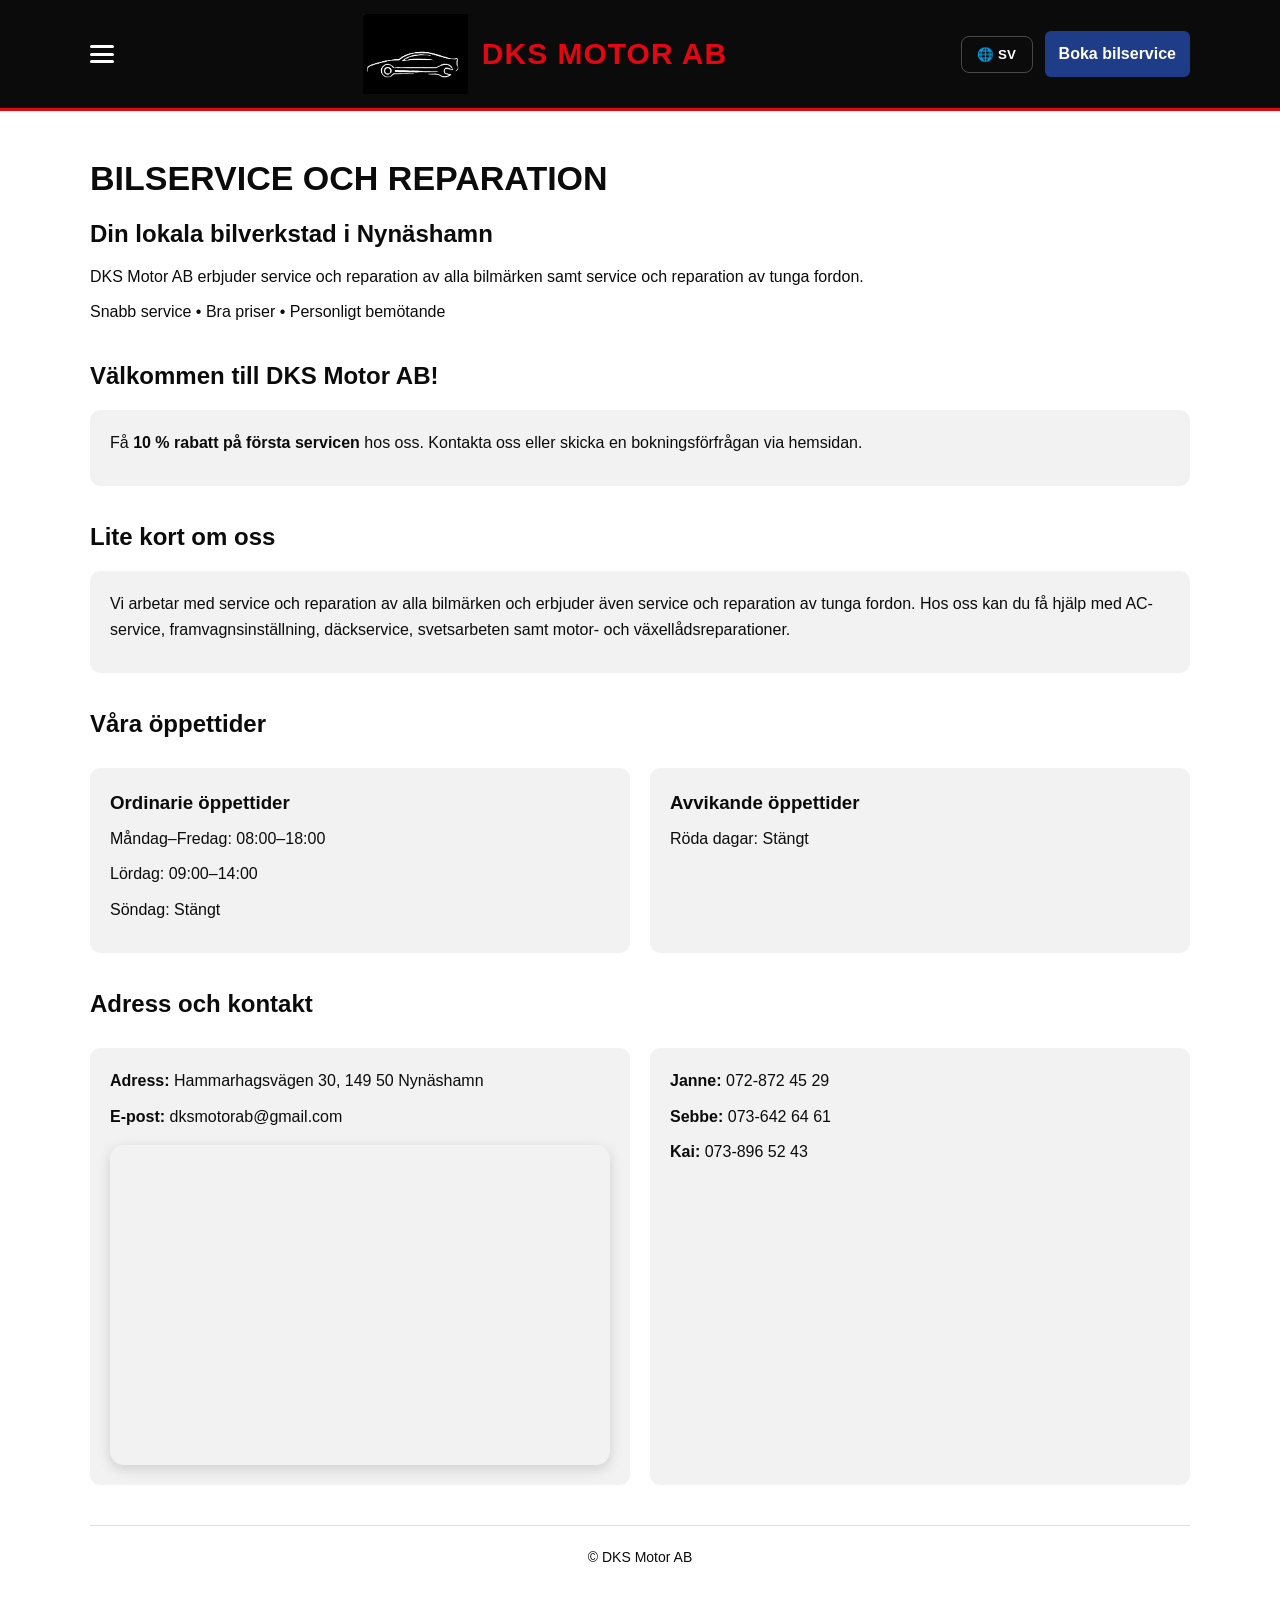
<file: index.html>
<!doctype html>
<html lang="sv">
<head>
  <meta charset="utf-8" />
  <meta name="viewport" content="width=device-width, initial-scale=1" />
  <title>DKS Motor AB | Startsida</title>
  <link rel="stylesheet" href="style.css" />
</head>
<body>

<header class="topbar">
  <div class="container topbar__inner">
    <button class="icon-btn" id="menuBtn" aria-label="Öppna meny" aria-controls="drawer" aria-expanded="false">
      <span class="burger" aria-hidden="true">
  <span></span>
  <span></span>
  <span></span>
</span>
    </button>

    <div class="logo-area">
      <img src="logo.jpeg" alt="DKS Motor AB" class="logo">
      <div class="brand">DKS Motor AB</div>
    </div>

    <div class="header-actions">
      <div class="language-switcher">
        <button class="lang-btn" id="langToggle" aria-label="Byt språk">
          🌐 <span id="currentLang">SV</span>
        </button>

        <div class="lang-menu" id="langMenu">
          <button type="button" data-lang="sv">Svenska</button>
          <button type="button" data-lang="en">English</button>
          <button type="button" data-lang="es">Español</button>
          <button type="button" data-lang="ru">Русский</button>
          <button type="button" data-lang="ar">العربية</button>
          <button type="button" data-lang="zh">中文</button>
        </div>
      </div>

      <a class="cta-book" href="boka.html" data-i18n="book_service">Boka bilservice</a>
    </div>
  </div>
</header>

<div class="overlay" id="overlay" hidden></div>

<aside class="drawer" id="drawer" aria-hidden="true">
  <div class="drawer__header">
    <div>
      <div class="drawer__title" data-i18n="menu">Meny</div>
      <div class="small muted" data-i18n="navigate">Navigera</div>
    </div>
    <button class="icon-btn" id="closeBtn" aria-label="Stäng meny">✕</button>
  </div>

  <nav class="drawer__nav">
    <a class="drawer__link is-active" href="index.html" data-i18n="home">Startsida</a>
    <a class="drawer__link" href="tjanster.html" data-i18n="services">Våra tjänster</a>
    <a class="drawer__link" href="kontakt.html" data-i18n="contact">Kontakta oss</a>
    <a class="drawer__link" href="boka.html" data-i18n="book_time">Boka tid</a>
    <a class="drawer__link" href="om-oss.html" data-i18n="about">Om oss</a>
  </nav>

  <div class="drawer__footer">
    <div class="small muted" data-i18n="address_label">Adress</div>
    <div data-i18n="address_value">Hammarhagsvägen 30, 149 50 Nynäshamn</div>
  </div>
</aside>

<main class="container">
  <section class="section">
    <h1 data-i18n="hero_title">BILSERVICE OCH REPARATION</h1>
    <h2 data-i18n="hero_subtitle">Din lokala bilverkstad i Nynäshamn</h2>
    <p data-i18n="hero_text_1">
      DKS Motor AB erbjuder service och reparation av alla bilmärken samt service och reparation av tunga fordon.
    </p>
    <p data-i18n="hero_text_2">
      Snabb service • Bra priser • Personligt bemötande
    </p>
  </section>

  <section class="section">
    <h2 data-i18n="welcome_title">Välkommen till DKS Motor AB!</h2>
    <div class="card">
      <p data-i18n="welcome_offer">
        Få <strong>10 % rabatt på första servicen</strong> hos oss.
        Kontakta oss eller skicka en bokningsförfrågan via hemsidan.
      </p>
    </div>
  </section>

  <section class="section">
    <h2 data-i18n="about_short_title">Lite kort om oss</h2>
    <div class="card">
      <p data-i18n="about_short_text">
        Vi arbetar med service och reparation av alla bilmärken och erbjuder även service och reparation av tunga fordon.
        Hos oss kan du få hjälp med AC-service, framvagnsinställning, däckservice, svetsarbeten samt motor- och växellådsreparationer.
      </p>
    </div>
  </section>

  <section class="section">
    <h2 data-i18n="opening_hours_title">Våra öppettider</h2>
    <div class="grid-2">
      <div class="card">
        <h3 data-i18n="regular_hours">Ordinarie öppettider</h3>
        <p data-i18n="hours_weekdays">Måndag–Fredag: 08:00–18:00</p>
        <p data-i18n="hours_saturday">Lördag: 09:00–14:00</p>
        <p data-i18n="hours_sunday">Söndag: Stängt</p>
      </div>

      <div class="card">
        <h3 data-i18n="deviating_hours">Avvikande öppettider</h3>
        <p data-i18n="red_days_closed">Röda dagar: Stängt</p>
      </div>
    </div>
  </section>

  <section class="section">
    <h2 data-i18n="contact_section_title">Adress och kontakt</h2>
    <div class="grid-2">
      <div class="card">
        <p><strong data-i18n="address_label_inline">Adress:</strong> <span data-i18n="address_value">Hammarhagsvägen 30, 149 50 Nynäshamn</span></p>
        <p><strong data-i18n="email_label">E-post:</strong> dksmotorab@gmail.com</p>

        <div class="map-container">
          <iframe
            src="https://www.google.com/maps/embed?pb=!1m18!1m12!1m3!1d2059.3573314867235!2d17.93180087713055!3d58.925435043284885!2m3!1f0!2f0!3f0!3m2!1i1024!2i768!4f13.1!3m3!1m2!1s0x465f5dc935181aeb%3A0xdedac919080fae46!2sHammarhagsv%C3%A4gen%2030%2C%20149%2045%20Nyn%C3%A4shamn!5e0!3m2!1ssv!2sse!4v1710000000000"
            width="100%"
            height="320"
            style="border:0;"
            allowfullscreen=""
            loading="lazy"
            referrerpolicy="no-referrer-when-downgrade">
          </iframe>
        </div>
      </div>

      <div class="card">
        <p><strong>Janne:</strong> 072-872 45 29</p>
        <p><strong>Sebbe:</strong> 073-642 64 61</p>
        <p><strong>Kai:</strong> 073-896 52 43</p>
      </div>
    </div>
  </section>

  <div class="footer small">© DKS Motor AB</div>
</main>

<script src="script.js"></script>
</body>
</html>
</file>
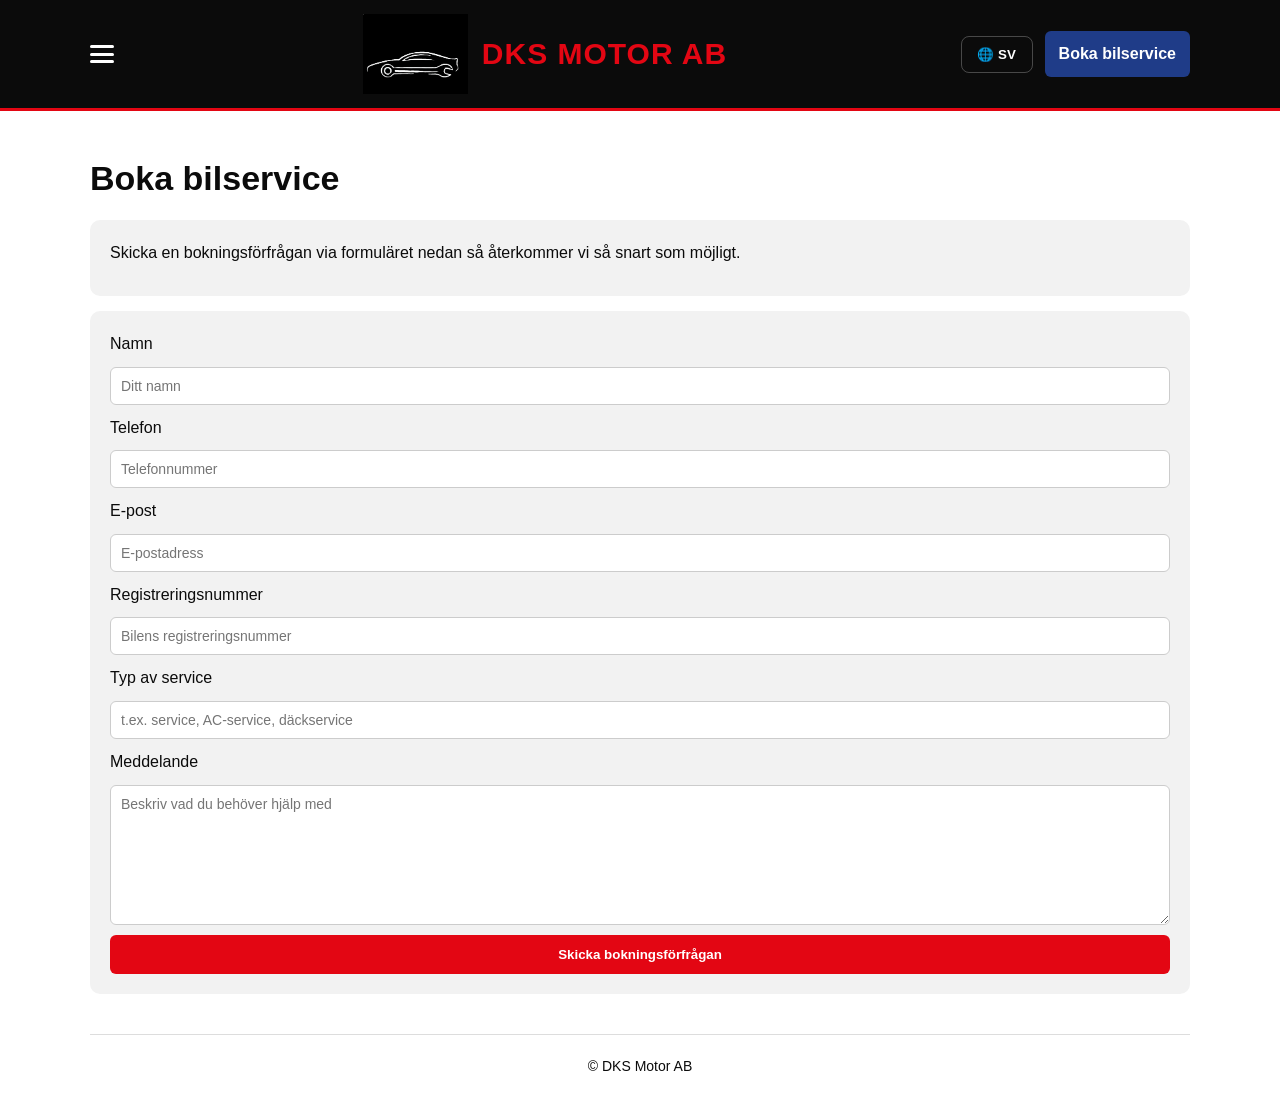
<file: boka.html>
<!doctype html>
<html lang="sv">
<head>
  <meta charset="utf-8" />
  <meta name="viewport" content="width=device-width, initial-scale=1" />
  <title>DKS Motor AB | Boka tid</title>
  <link rel="stylesheet" href="style.css" />
</head>

<body>

<header class="topbar">
  <div class="container topbar__inner">

    <button class="icon-btn" id="menuBtn" aria-label="Öppna meny" aria-controls="drawer" aria-expanded="false">
      <span class="burger" aria-hidden="true">
  <span></span>
  <span></span>
  <span></span>
</span>
    </button>

    <div class="logo-area">
      <img src="logo.jpeg" alt="DKS Motor AB" class="logo">
      <div class="brand">DKS Motor AB</div>
    </div>

    <div class="header-actions">
      <div class="language-switcher">
        <button class="lang-btn" id="langToggle" aria-label="Byt språk">
          🌐 <span id="currentLang">SV</span>
        </button>

        <div class="lang-menu" id="langMenu">
          <button type="button" data-lang="sv">Svenska</button>
          <button type="button" data-lang="en">English</button>
          <button type="button" data-lang="es">Español</button>
          <button type="button" data-lang="ru">Русский</button>
          <button type="button" data-lang="ar">العربية</button>
          <button type="button" data-lang="zh">中文</button>
        </div>
      </div>

      <a class="cta-book" href="boka.html" data-i18n="book_service">Boka bilservice</a>
    </div>

  </div>
</header>

<div class="overlay" id="overlay" hidden></div>

<aside class="drawer" id="drawer" aria-hidden="true">

  <div class="drawer__header">
    <div>
      <div class="drawer__title" data-i18n="menu">Meny</div>
      <div class="small muted" data-i18n="navigate">Navigera</div>
    </div>

    <button class="icon-btn" id="closeBtn" aria-label="Stäng meny">✕</button>
  </div>

  <nav class="drawer__nav">
    <a class="drawer__link" href="index.html" data-i18n="home">Startsida</a>
    <a class="drawer__link" href="tjanster.html" data-i18n="services">Våra tjänster</a>
    <a class="drawer__link" href="kontakt.html" data-i18n="contact">Kontakta oss</a>
    <a class="drawer__link is-active" href="boka.html" data-i18n="book_time">Boka tid</a>
    <a class="drawer__link" href="om-oss.html" data-i18n="about">Om oss</a>
  </nav>

  <div class="drawer__footer">
    <div class="small muted" data-i18n="address_label">Adress</div>
    <div data-i18n="address_value">Hammarhagsvägen 30, 149 50 Nynäshamn</div>
  </div>

</aside>

<main class="container">

  <h1 data-i18n="booking_title">Boka bilservice</h1>

  <div class="card">
    <p data-i18n="booking_intro">
      Skicka en bokningsförfrågan via formuläret nedan så återkommer vi så snart som möjligt.
    </p>
  </div>

  <div class="card">
    <form
      class="booking-form"
      action="https://formsubmit.co/dksmotorab@gmail.com"
      method="POST"
    >

      <input type="hidden" name="_subject" value="Ny bokningsförfrågan från hemsidan">
      <input type="hidden" name="_captcha" value="false">
      <input type="hidden" name="_template" value="table">
      <input type="hidden" name="_next" value="https://kozhayevaaida-spec.github.io/dks-motor-ab/tack.html">

      <label for="name" data-i18n="form_name_label">Namn</label>
      <input id="name" type="text" name="Namn" placeholder="Ditt namn" data-i18n-placeholder="form_name_placeholder" required>

      <label for="phone" data-i18n="form_phone_label">Telefon</label>
      <input id="phone" type="tel" name="Telefon" placeholder="Telefonnummer" data-i18n-placeholder="form_phone_placeholder" required>

      <label for="email" data-i18n="form_email_label">E-post</label>
      <input id="email" type="email" name="E-post" placeholder="E-postadress" data-i18n-placeholder="form_email_placeholder" required>

      <label for="reg" data-i18n="form_reg_label">Registreringsnummer</label>
      <input id="reg" type="text" name="Registreringsnummer" placeholder="Bilens registreringsnummer" data-i18n-placeholder="form_reg_placeholder">

      <label for="service" data-i18n="form_service_label">Typ av service</label>
      <input id="service" type="text" name="Typ av service" placeholder="t.ex. service, AC-service, däckservice" data-i18n-placeholder="form_service_placeholder">

      <label for="message" data-i18n="form_message_label">Meddelande</label>
      <textarea id="message" name="Meddelande" placeholder="Beskriv vad du behöver hjälp med" data-i18n-placeholder="form_message_placeholder"></textarea>

      <button type="submit" class="cta-book" data-i18n="form_submit">Skicka bokningsförfrågan</button>

    </form>
  </div>

  <div class="footer small">© DKS Motor AB</div>

</main>

<script src="script.js"></script>

</body>
</html>
</file>
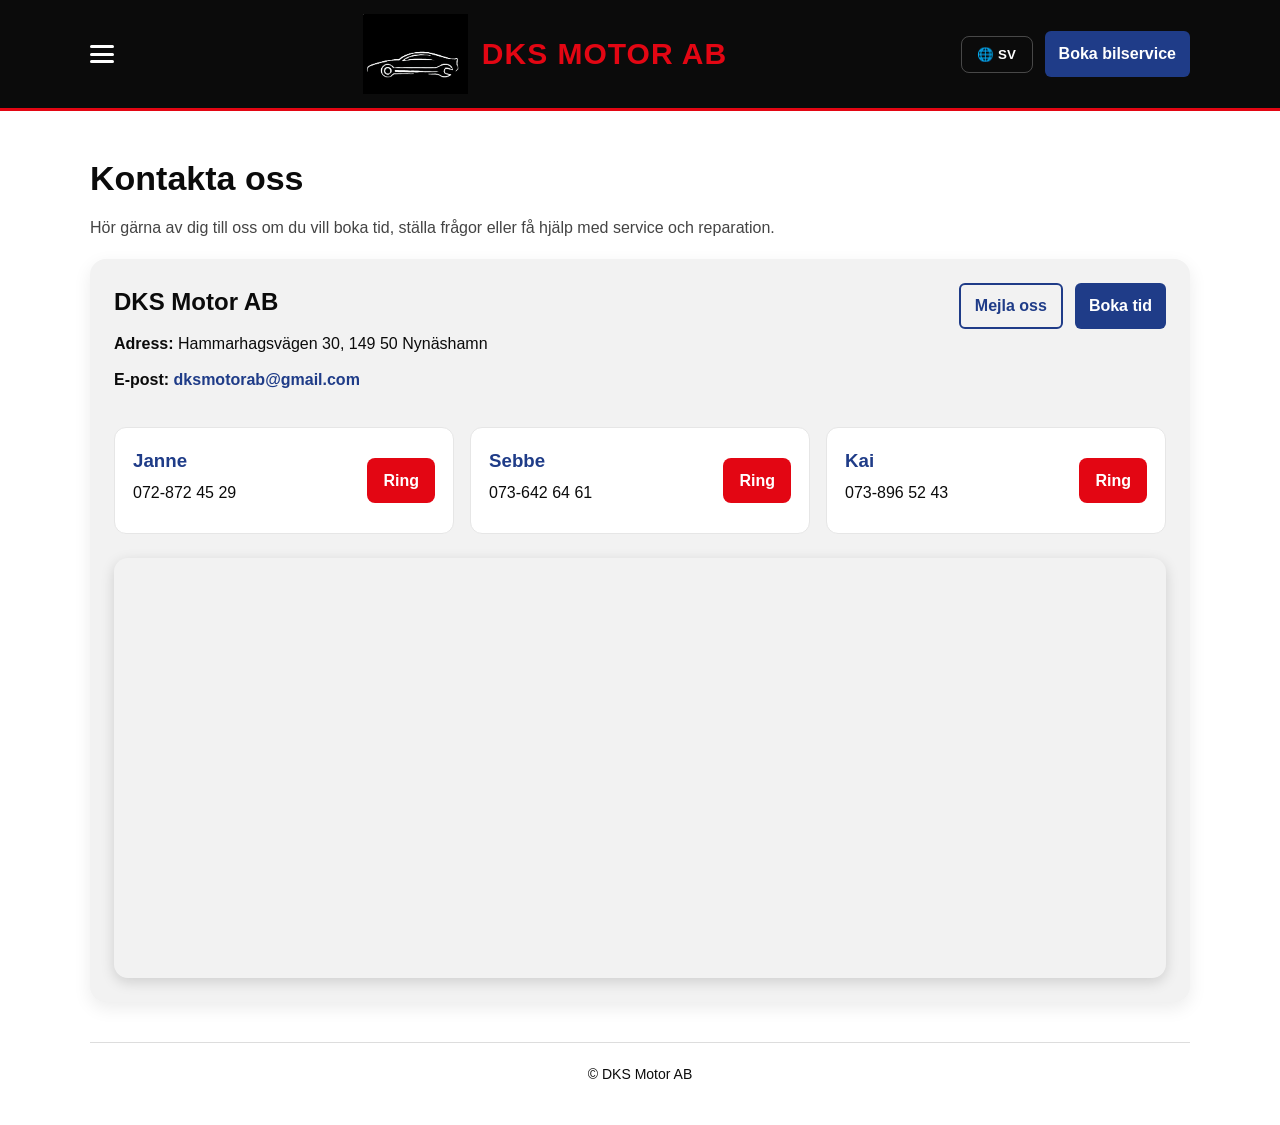
<file: kontakt.html>
<!doctype html>
<html lang="sv">
<head>
  <meta charset="utf-8" />
  <meta name="viewport" content="width=device-width, initial-scale=1" />
  <title>DKS Motor AB | Kontakta oss</title>
  <link rel="stylesheet" href="style.css" />
</head>
<body>

<header class="topbar">
  <div class="container topbar__inner">
    <button class="icon-btn" id="menuBtn" aria-label="Öppna meny" aria-controls="drawer" aria-expanded="false">
      <span class="burger" aria-hidden="true">
  <span></span>
  <span></span>
  <span></span>
</span>
    </button>

    <div class="logo-area">
      <img src="logo.jpeg" alt="DKS Motor AB" class="logo">
      <div class="brand">DKS Motor AB</div>
    </div>

    <div class="header-actions">
      <div class="language-switcher">
        <button class="lang-btn" id="langToggle" aria-label="Byt språk">
          🌐 <span id="currentLang">SV</span>
        </button>

        <div class="lang-menu" id="langMenu">
          <button type="button" data-lang="sv">Svenska</button>
          <button type="button" data-lang="en">English</button>
          <button type="button" data-lang="es">Español</button>
          <button type="button" data-lang="ru">Русский</button>
          <button type="button" data-lang="ar">العربية</button>
          <button type="button" data-lang="zh">中文</button>
        </div>
      </div>

      <a class="cta-book" href="boka.html" data-i18n="book_service">Boka bilservice</a>
    </div>
  </div>
</header>

<div class="overlay" id="overlay" hidden></div>

<aside class="drawer" id="drawer" aria-hidden="true">
  <div class="drawer__header">
    <div>
      <div class="drawer__title" data-i18n="menu">Meny</div>
      <div class="small muted" data-i18n="navigate">Navigera</div>
    </div>
    <button class="icon-btn" id="closeBtn" aria-label="Stäng meny">✕</button>
  </div>

  <nav class="drawer__nav">
    <a class="drawer__link" href="index.html" data-i18n="home">Startsida</a>
    <a class="drawer__link" href="tjanster.html" data-i18n="services">Våra tjänster</a>
    <a class="drawer__link is-active" href="kontakt.html" data-i18n="contact">Kontakta oss</a>
    <a class="drawer__link" href="boka.html" data-i18n="book_time">Boka tid</a>
    <a class="drawer__link" href="om-oss.html" data-i18n="about">Om oss</a>
  </nav>

  <div class="drawer__footer">
    <div class="small muted" data-i18n="address_label">Adress</div>
    <div data-i18n="address_value">Hammarhagsvägen 30, 149 50 Nynäshamn</div>
  </div>
</aside>

<main class="container">
  <section class="section">
    <div class="section-heading">
      <h1 data-i18n="contact_page_title">Kontakta oss</h1>
      <p data-i18n="contact_intro">
        Hör gärna av dig till oss om du vill boka tid, ställa frågor eller få hjälp med service och reparation.
      </p>
    </div>

    <div class="contact-large-card">
      <div class="contact-large-card__top">
        <div>
          <h2>DKS Motor AB</h2>
          <p>
            <strong data-i18n="address_label_inline">Adress:</strong>
            <span data-i18n="address_value">Hammarhagsvägen 30, 149 50 Nynäshamn</span>
          </p>
          <p>
            <strong data-i18n="email_label">E-post:</strong>
            <a href="mailto:dksmotorab@gmail.com" class="contact-link">dksmotorab@gmail.com</a>
          </p>
        </div>

        <div class="contact-actions">
          <a href="mailto:dksmotorab@gmail.com" class="secondary-btn" data-i18n="email_us">Mejla oss</a>
          <a href="boka.html" class="cta-book" data-i18n="book_time">Boka tid</a>
        </div>
      </div>

      <div class="contact-people">
        <div class="contact-person">
          <div>
            <h3>Janne</h3>
            <p>072-872 45 29</p>
          </div>
          <a href="tel:0728724529" class="call-btn" data-i18n="call">Ring</a>
        </div>

        <div class="contact-person">
          <div>
            <h3>Sebbe</h3>
            <p>073-642 64 61</p>
          </div>
          <a href="tel:0736426461" class="call-btn" data-i18n="call">Ring</a>
        </div>

        <div class="contact-person">
          <div>
            <h3>Kai</h3>
            <p>073-896 52 43</p>
          </div>
          <a href="tel:0738965243" class="call-btn" data-i18n="call">Ring</a>
        </div>
      </div>

      <div class="map-container contact-map-large">
        <iframe
          src="https://www.google.com/maps/embed?pb=!1m18!1m12!1m3!1d2059.3573314867235!2d17.93180087713055!3d58.925435043284885!2m3!1f0!2f0!3f0!3m2!1i1024!2i768!4f13.1!3m3!1m2!1s0x465f5dc935181aeb%3A0xdedac919080fae46!2sHammarhagsv%C3%A4gen%2030%2C%20149%2045%20Nyn%C3%A4shamn!5e0!3m2!1ssv!2sse!4v1710000000000"
          width="100%"
          height="420"
          style="border:0;"
          allowfullscreen=""
          loading="lazy"
          referrerpolicy="no-referrer-when-downgrade">
        </iframe>
      </div>
    </div>
  </section>

  <div class="footer small">© DKS Motor AB</div>
</main>

<script src="script.js"></script>
</body>
</html>
</file>
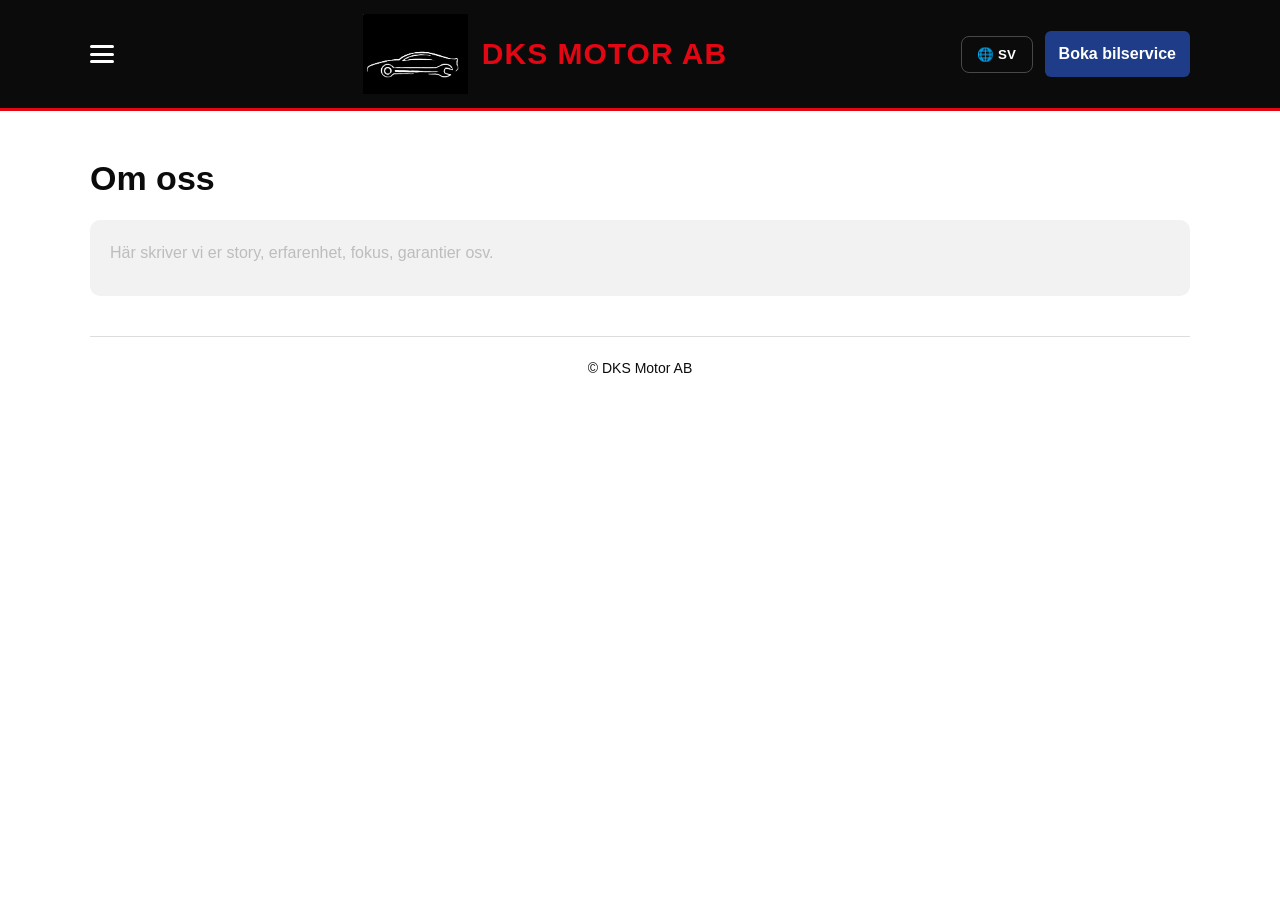
<file: om-oss.html>
<!doctype html>
<html lang="sv">
<head>
  <meta charset="utf-8" />
  <meta name="viewport" content="width=device-width, initial-scale=1" />
  <title>DKS Motor AB | Om oss</title>
  <link rel="stylesheet" href="style.css" />
</head>
<body>

<header class="topbar">
  <div class="container topbar__inner">
    <button class="icon-btn" id="menuBtn" aria-label="Öppna meny" aria-controls="drawer" aria-expanded="false">
      <span class="burger" aria-hidden="true">
  <span></span>
  <span></span>
  <span></span>
</span>
    </button>
    <div class="logo-area">
  <img src="logo.jpeg" alt="DKS Motor AB" class="logo">
  <div class="brand">DKS Motor AB</div>
</div>
    <div class="header-actions">
  <div class="language-switcher">
    <button class="lang-btn" id="langToggle" aria-label="Byt språk">
      🌐 <span id="currentLang">SV</span>
    </button>

    <div class="lang-menu" id="langMenu">
      <button type="button" data-lang="sv">Svenska</button>
      <button type="button" data-lang="en">English</button>
      <button type="button" data-lang="es">Español</button>
      <button type="button" data-lang="ru">Русский</button>
      <button type="button" data-lang="ar">العربية</button>
      <button type="button" data-lang="zh">中文</button>
    </div>
  </div>

  <a class="cta-book" href="boka.html" data-i18n="book_service">Boka bilservice</a>
</div>
  </div>
</header>

<div class="overlay" id="overlay" hidden></div>
<aside class="drawer" id="drawer" aria-hidden="true">
  <div class="drawer__header">
    <div><div class="drawer__title">Meny</div><div class="small muted">Navigera</div></div>
    <button class="icon-btn" id="closeBtn" aria-label="Stäng meny">✕</button>
  </div>
  <nav class="drawer__nav">
    <a class="drawer__link" href="index.html">Startsida</a>
    <a class="drawer__link" href="tjanster.html">Våra tjänster</a>
    <a class="drawer__link" href="kontakt.html">Kontakta oss</a>
    <a class="drawer__link" href="boka.html">Boka tid</a>
    <a class="drawer__link is-active" href="om-oss.html">Om oss</a>
  </nav>
  <div class="drawer__footer">
    <div class="small muted">Adress</div>
    <div>Hammarhagsvägen 10, 149 50 Nynäshamn</div>
  </div>
</aside>

<main class="container">
  <h1>Om oss</h1>
  <div class="card">
    <p class="muted">Här skriver vi er story, erfarenhet, fokus, garantier osv.</p>
  </div>
  <div class="footer small">© DKS Motor AB</div>
</main>

<script src="script.js"></script>
</body>
</html>
</file>
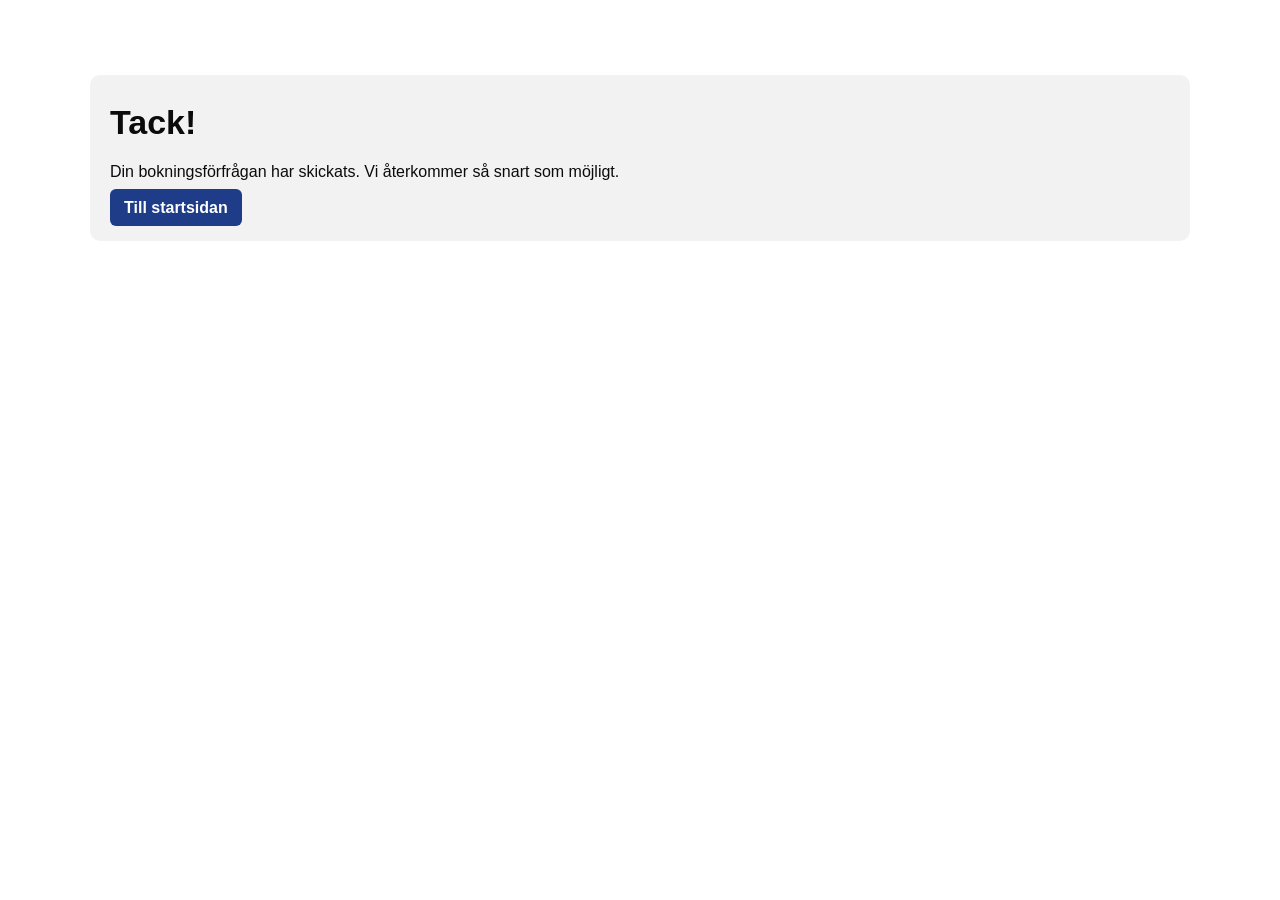
<file: tack.html>
<!doctype html>
<html lang="sv">
<head>
  <meta charset="utf-8" />
  <meta name="viewport" content="width=device-width, initial-scale=1" />
  <title>Tack | DKS Motor AB</title>
  <link rel="stylesheet" href="style.css" />
</head>
<body>
  <main class="container" style="padding: 60px 0;">
    <div class="card">
      <h1>Tack!</h1>
      <p>Din bokningsförfrågan har skickats. Vi återkommer så snart som möjligt.</p>
      <a class="cta-book" href="index.html">Till startsidan</a>
    </div>
  </main>
</body>
</html>
</file>
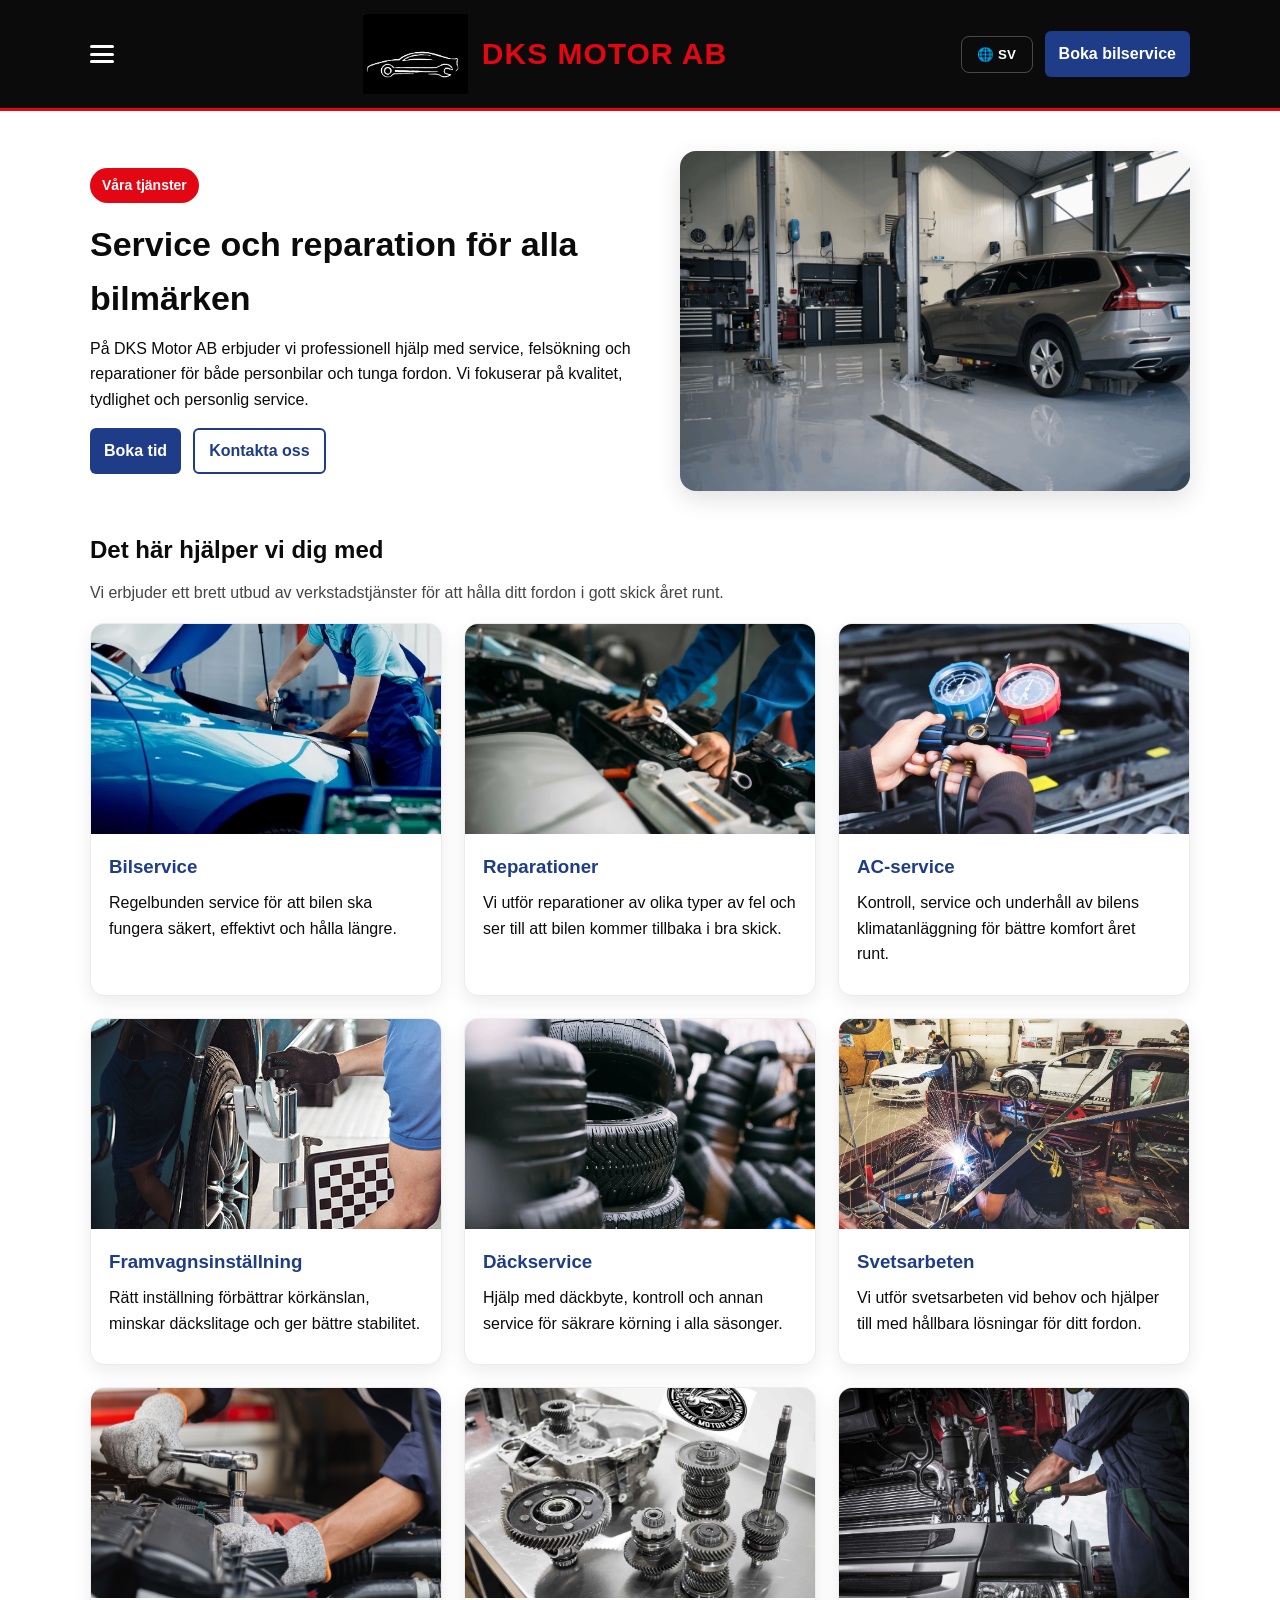
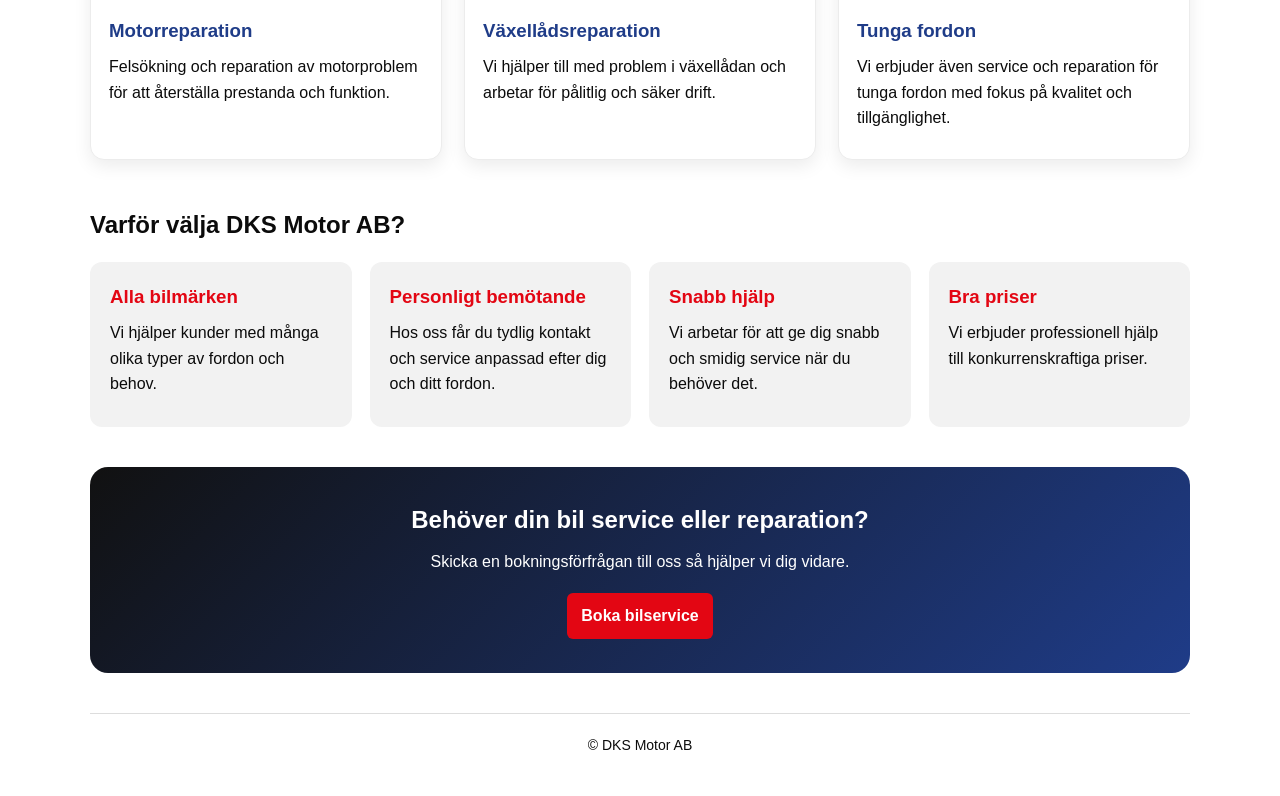
<file: tjanster.html>
<!doctype html>
<html lang="sv">
<head>
  <meta charset="utf-8" />
  <meta name="viewport" content="width=device-width, initial-scale=1" />
  <title>DKS Motor AB | Våra tjänster</title>
  <link rel="stylesheet" href="style.css" />
</head>
<body>

<header class="topbar">
  <div class="container topbar__inner">
    <button class="icon-btn" id="menuBtn" aria-label="Öppna meny" aria-controls="drawer" aria-expanded="false">
      <span class="burger" aria-hidden="true">
  <span></span>
  <span></span>
  <span></span>
</span>
    </button>

    <div class="logo-area">
      <img src="logo.jpeg" alt="DKS Motor AB" class="logo">
      <div class="brand">DKS Motor AB</div>
    </div>

    <div class="header-actions">
      <div class="language-switcher">
        <button class="lang-btn" id="langToggle" aria-label="Byt språk">
          🌐 <span id="currentLang">SV</span>
        </button>

        <div class="lang-menu" id="langMenu">
          <button type="button" data-lang="sv">Svenska</button>
          <button type="button" data-lang="en">English</button>
          <button type="button" data-lang="es">Español</button>
          <button type="button" data-lang="ru">Русский</button>
          <button type="button" data-lang="ar">العربية</button>
          <button type="button" data-lang="zh">中文</button>
        </div>
      </div>

      <a class="cta-book" href="boka.html" data-i18n="book_service">Boka bilservice</a>
    </div>
  </div>
</header>

<div class="overlay" id="overlay" hidden></div>

<aside class="drawer" id="drawer" aria-hidden="true">
  <div class="drawer__header">
    <div>
      <div class="drawer__title" data-i18n="menu">Meny</div>
      <div class="small muted" data-i18n="navigate">Navigera</div>
    </div>
    <button class="icon-btn" id="closeBtn" aria-label="Stäng meny">✕</button>
  </div>

  <nav class="drawer__nav">
    <a class="drawer__link" href="index.html" data-i18n="home">Startsida</a>
    <a class="drawer__link is-active" href="tjanster.html" data-i18n="services">Våra tjänster</a>
    <a class="drawer__link" href="kontakt.html" data-i18n="contact">Kontakta oss</a>
    <a class="drawer__link" href="boka.html" data-i18n="book_time">Boka tid</a>
    <a class="drawer__link" href="om-oss.html" data-i18n="about">Om oss</a>
  </nav>

  <div class="drawer__footer">
    <div class="small muted" data-i18n="address_label">Adress</div>
    <div data-i18n="address_value">Hammarhagsvägen 30, 149 50 Nynäshamn</div>
  </div>
</aside>

<main class="container">
  <section class="services-hero">
    <div class="services-hero__content">
      <span class="services-badge" data-i18n="services_badge">Våra tjänster</span>
      <h1 data-i18n="services_hero_title">Service och reparation för alla bilmärken</h1>
      <p data-i18n="services_hero_text">
        På DKS Motor AB erbjuder vi professionell hjälp med service, felsökning och reparationer
        för både personbilar och tunga fordon. Vi fokuserar på kvalitet, tydlighet och personlig service.
      </p>
      <div class="services-hero__buttons">
        <a href="boka.html" class="cta-book" data-i18n="book_time">Boka tid</a>
        <a href="kontakt.html" class="secondary-btn" data-i18n="contact">Kontakta oss</a>
      </div>
    </div>

    <div class="services-hero__image">
      <img src="verkstad-hero.jpg" alt="Bilverkstad och service hos DKS Motor AB">
    </div>
  </section>

  <section class="section">
    <div class="section-heading">
      <h2 data-i18n="services_help_title">Det här hjälper vi dig med</h2>
      <p data-i18n="services_help_text">
        Vi erbjuder ett brett utbud av verkstadstjänster för att hålla ditt fordon i gott skick året runt.
      </p>
    </div>

    <div class="services-grid">
      <article class="service-card">
        <img src="bilservice.jpg" alt="Bilservice" class="service-card__image">
        <div class="service-card__body">
          <h3 data-i18n="service_1_title">Bilservice</h3>
          <p data-i18n="service_1_text">
            Regelbunden service för att bilen ska fungera säkert, effektivt och hålla längre.
          </p>
        </div>
      </article>

      <article class="service-card">
        <img src="reparation.jpg" alt="Bilreparation" class="service-card__image">
        <div class="service-card__body">
          <h3 data-i18n="service_2_title">Reparationer</h3>
          <p data-i18n="service_2_text">
            Vi utför reparationer av olika typer av fel och ser till att bilen kommer tillbaka i bra skick.
          </p>
        </div>
      </article>

      <article class="service-card">
        <img src="ac-service.jpg" alt="AC-service" class="service-card__image">
        <div class="service-card__body">
          <h3 data-i18n="service_3_title">AC-service</h3>
          <p data-i18n="service_3_text">
            Kontroll, service och underhåll av bilens klimatanläggning för bättre komfort året runt.
          </p>
        </div>
      </article>

      <article class="service-card">
        <img src="framvagn.jpg" alt="Framvagnsinställning" class="service-card__image">
        <div class="service-card__body">
          <h3 data-i18n="service_4_title">Framvagnsinställning</h3>
          <p data-i18n="service_4_text">
            Rätt inställning förbättrar körkänslan, minskar däckslitage och ger bättre stabilitet.
          </p>
        </div>
      </article>

      <article class="service-card">
        <img src="dackservice.jpg" alt="Däckservice" class="service-card__image">
        <div class="service-card__body">
          <h3 data-i18n="service_5_title">Däckservice</h3>
          <p data-i18n="service_5_text">
            Hjälp med däckbyte, kontroll och annan service för säkrare körning i alla säsonger.
          </p>
        </div>
      </article>

      <article class="service-card">
        <img src="svets.jpg" alt="Svetsarbeten" class="service-card__image">
        <div class="service-card__body">
          <h3 data-i18n="service_6_title">Svetsarbeten</h3>
          <p data-i18n="service_6_text">
            Vi utför svetsarbeten vid behov och hjälper till med hållbara lösningar för ditt fordon.
          </p>
        </div>
      </article>

      <article class="service-card">
        <img src="motor.jpg" alt="Motorreparation" class="service-card__image">
        <div class="service-card__body">
          <h3 data-i18n="service_7_title">Motorreparation</h3>
          <p data-i18n="service_7_text">
            Felsökning och reparation av motorproblem för att återställa prestanda och funktion.
          </p>
        </div>
      </article>

      <article class="service-card">
        <img src="vaxellada.jpg" alt="Växellådsreparation" class="service-card__image">
        <div class="service-card__body">
          <h3 data-i18n="service_8_title">Växellådsreparation</h3>
          <p data-i18n="service_8_text">
            Vi hjälper till med problem i växellådan och arbetar för pålitlig och säker drift.
          </p>
        </div>
      </article>

      <article class="service-card">
        <img src="tunga-fordon.jpg" alt="Service för tunga fordon" class="service-card__image">
        <div class="service-card__body">
          <h3 data-i18n="service_9_title">Tunga fordon</h3>
          <p data-i18n="service_9_text">
            Vi erbjuder även service och reparation för tunga fordon med fokus på kvalitet och tillgänglighet.
          </p>
        </div>
      </article>
    </div>
  </section>

  <section class="why-us">
    <div class="section-heading">
      <h2 data-i18n="why_us_title">Varför välja DKS Motor AB?</h2>
    </div>

    <div class="why-us__grid">
      <div class="why-us__item">
        <h3 data-i18n="why_1_title">Alla bilmärken</h3>
        <p data-i18n="why_1_text">Vi hjälper kunder med många olika typer av fordon och behov.</p>
      </div>

      <div class="why-us__item">
        <h3 data-i18n="why_2_title">Personligt bemötande</h3>
        <p data-i18n="why_2_text">Hos oss får du tydlig kontakt och service anpassad efter dig och ditt fordon.</p>
      </div>

      <div class="why-us__item">
        <h3 data-i18n="why_3_title">Snabb hjälp</h3>
        <p data-i18n="why_3_text">Vi arbetar för att ge dig snabb och smidig service när du behöver det.</p>
      </div>

      <div class="why-us__item">
        <h3 data-i18n="why_4_title">Bra priser</h3>
        <p data-i18n="why_4_text">Vi erbjuder professionell hjälp till konkurrenskraftiga priser.</p>
      </div>
    </div>
  </section>

  <section class="cta-section">
    <div class="cta-section__card">
      <h2 data-i18n="services_cta_title">Behöver din bil service eller reparation?</h2>
      <p data-i18n="services_cta_text">
        Skicka en bokningsförfrågan till oss så hjälper vi dig vidare.
      </p>
      <a href="boka.html" class="cta-book" data-i18n="book_service">Boka bilservice</a>
    </div>
  </section>

  <div class="footer small">© DKS Motor AB</div>
</main>

<script src="script.js"></script>
</body>
</html>
</file>
<file: style.css>
/* =====================
   COLOR PALETTE
===================== */

:root {
  --red: #e30613;
  --blue: #1f3c88;
  --black: #0b0b0b;
  --white: #ffffff;
  --gray: #f2f2f2;
}

/* =====================
   BASE
===================== */

* {
  box-sizing: border-box;
  margin: 0;
  padding: 0;
}

body {
  font-family: Arial, Helvetica, sans-serif;
  background: var(--white);
  color: var(--black);
  line-height: 1.6;
}

.container {
  width: 90%;
  max-width: 1100px;
  margin: 0 auto;
}

a {
  text-decoration: none;
  color: inherit;
}

main {
  padding: 40px 0;
}

/* =====================
   TOPBAR
===================== */

.topbar {
  background: var(--black);
  border-bottom: 3px solid var(--red);
}

.topbar__inner {
  display: flex;
  align-items: center;
  justify-content: space-between;
  padding: 14px 0;
  gap: 16px;
}

.logo-area {
  display: flex;
  align-items: center;
  gap: 14px;
}

.logo {
  height: 80px;
  width: auto;
  display: block;
}

.brand {
  font-size: 30px;
  font-weight: 900;
  color: var(--red);
  letter-spacing: 1px;
  text-transform: uppercase;
}

/* =====================
   BUTTONS
===================== */

.icon-btn {
  width: 40px;
  height: 40px;
  background: none;
  border: none;
  cursor: pointer;
  color: var(--white);
  flex-shrink: 0;
}

.cta-book {
  background: var(--blue);
  color: var(--white);
  padding: 10px 14px;
  border-radius: 6px;
  font-weight: bold;
  transition: background 0.2s ease;
  white-space: nowrap;
}

.cta-book:hover {
  background: #162d66;
}

/* =====================
   HAMBURGER
===================== */

.burger {
  display: flex;
  flex-direction: column;
  justify-content: space-between;
  width: 24px;
  height: 18px;
}

.burger span {
  display: block;
  width: 100%;
  height: 3px;
  background: var(--white);
  border-radius: 2px;
}

/* =====================
   DRAWER MENU
===================== */

.overlay {
  position: fixed;
  inset: 0;
  background: rgba(0, 0, 0, 0.6);
  z-index: 10;
}

.drawer {
  position: fixed;
  top: 0;
  left: 0;
  height: 100%;
  width: 260px;
  background: var(--black);
  color: var(--white);
  transform: translateX(-100%);
  transition: transform 0.25s ease;
  z-index: 20;
  display: flex;
  flex-direction: column;
  padding-top: 10px;
}

.drawer.is-open {
  transform: translateX(0);
}

.drawer__header {
  display: flex;
  justify-content: space-between;
  align-items: center;
  padding: 20px;
  border-bottom: 1px solid #333;
}

.drawer__title {
  font-size: 20px;
  font-weight: bold;
}

.drawer__nav {
  padding: 20px;
  display: flex;
  flex-direction: column;
  gap: 12px;
}

.drawer__link {
  color: var(--white);
  padding: 10px;
  border-radius: 6px;
  transition: background 0.2s ease;
}

.drawer__link:hover,
.drawer__link.is-active {
  background: var(--blue);
}

.drawer__footer {
  margin-top: auto;
  padding: 20px;
  border-top: 1px solid #333;
}

.small {
  font-size: 14px;
}

.muted {
  color: #bdbdbd;
}

/* =====================
   TYPOGRAPHY
===================== */

h1 {
  font-size: 34px;
  margin-bottom: 10px;
}

h2 {
  font-size: 24px;
  margin-bottom: 10px;
}

h3 {
  margin-bottom: 8px;
}

p {
  margin-bottom: 10px;
}

/* =====================
   SECTIONS / CARDS
===================== */

.section {
  margin-bottom: 32px;
}

.card {
  background: var(--gray);
  border-radius: 10px;
  padding: 20px;
  margin-top: 15px;
}

.grid-2 {
  display: grid;
  grid-template-columns: 1fr 1fr;
  gap: 20px;
}

/* =====================
   BOOKING FORM
===================== */

.booking-form {
  display: flex;
  flex-direction: column;
  gap: 10px;
}

.booking-form input,
.booking-form textarea {
  padding: 10px;
  border: 1px solid #ccc;
  border-radius: 6px;
  font-size: 14px;
  font-family: inherit;
}

.booking-form textarea {
  min-height: 140px;
  resize: vertical;
}

.booking-form button {
  background: var(--red);
  color: var(--white);
  border: none;
  padding: 12px;
  font-weight: bold;
  border-radius: 6px;
  cursor: pointer;
  transition: background 0.2s ease;
}

.booking-form button:hover {
  background: #b0000d;
}

/* =====================
   MAP
===================== */

.map-container {
  margin-top: 16px;
  border-radius: 14px;
  overflow: hidden;
  box-shadow: 0 4px 14px rgba(0, 0, 0, 0.15);
}

.map-container iframe {
  display: block;
  width: 100%;
  border: 0;
}

/* =====================
   FOOTER
===================== */

.footer {
  margin-top: 40px;
  padding-top: 20px;
  border-top: 1px solid #ddd;
  text-align: center;
  font-size: 14px;
}

/* =====================
   RESPONSIVE
===================== */

@media (max-width: 800px) {
  .topbar__inner {
    gap: 10px;
  }

  .logo {
    height: 64px;
  }

  .brand {
    font-size: 22px;
  }

  .cta-book {
    padding: 9px 12px;
    font-size: 14px;
  }

  .grid-2 {
    grid-template-columns: 1fr;
  }
}

/* =====================
   TJÄNSTER-SIDA
===================== */

.services-hero {
  display: grid;
  grid-template-columns: 1.1fr 1fr;
  gap: 28px;
  align-items: center;
  margin-bottom: 40px;
}

.services-badge {
  display: inline-block;
  background: var(--red);
  color: var(--white);
  padding: 6px 12px;
  border-radius: 999px;
  font-size: 14px;
  font-weight: 700;
  margin-bottom: 14px;
}

.services-hero__content p {
  max-width: 580px;
}

.services-hero__buttons {
  display: flex;
  gap: 12px;
  flex-wrap: wrap;
  margin-top: 16px;
}

.secondary-btn {
  display: inline-block;
  background: transparent;
  color: var(--blue);
  border: 2px solid var(--blue);
  padding: 8px 14px;
  border-radius: 6px;
  font-weight: bold;
  transition: 0.2s ease;
}

.secondary-btn:hover {
  background: var(--blue);
  color: var(--white);
}

.services-hero__image img {
  width: 100%;
  height: 100%;
  min-height: 320px;
  max-height: 420px;
  object-fit: cover;
  border-radius: 16px;
  display: block;
  box-shadow: 0 8px 24px rgba(0, 0, 0, 0.12);
}

.section-heading {
  margin-bottom: 18px;
}

.section-heading p {
  max-width: 700px;
  color: #444;
}

.services-grid {
  display: grid;
  grid-template-columns: repeat(3, 1fr);
  gap: 22px;
}

.service-card {
  background: var(--white);
  border-radius: 14px;
  overflow: hidden;
  box-shadow: 0 6px 18px rgba(0, 0, 0, 0.08);
  border: 1px solid #ececec;
  transition: transform 0.2s ease, box-shadow 0.2s ease;
}

.service-card:hover {
  transform: translateY(-4px);
  box-shadow: 0 10px 22px rgba(0, 0, 0, 0.12);
}

.service-card__image {
  width: 100%;
  height: 210px;
  object-fit: cover;
  display: block;
}

.service-card__body {
  padding: 18px;
}

.service-card__body h3 {
  margin-bottom: 8px;
  color: var(--blue);
}

.why-us {
  margin-top: 46px;
  margin-bottom: 40px;
}

.why-us__grid {
  display: grid;
  grid-template-columns: repeat(4, 1fr);
  gap: 18px;
}

.why-us__item {
  background: var(--gray);
  padding: 20px;
  border-radius: 12px;
}

.why-us__item h3 {
  margin-bottom: 8px;
  color: var(--red);
}

.cta-section {
  margin-top: 20px;
}

.cta-section__card {
  background: linear-gradient(135deg, #111111, #1f3c88);
  color: var(--white);
  padding: 34px 24px;
  border-radius: 18px;
  text-align: center;
}

.cta-section__card h2 {
  margin-bottom: 10px;
}

.cta-section__card p {
  margin-bottom: 18px;
}

.cta-section__card .cta-book {
  display: inline-block;
  background: var(--red);
}

.cta-section__card .cta-book:hover {
  background: #b0000d;
}

@media (max-width: 1000px) {
  .services-grid {
    grid-template-columns: repeat(2, 1fr);
  }

  .why-us__grid {
    grid-template-columns: repeat(2, 1fr);
  }
}

@media (max-width: 800px) {
  .services-hero {
    grid-template-columns: 1fr;
  }

  .services-grid {
    grid-template-columns: 1fr;
  }

  .why-us__grid {
    grid-template-columns: 1fr;
  }

  .service-card__image {
    height: 220px;
  }
}

/* =====================
   KONTAKT-SIDA
===================== */

.contact-large-card {
  background: var(--gray);
  border-radius: 16px;
  padding: 24px;
  box-shadow: 0 6px 18px rgba(0, 0, 0, 0.08);
}

.contact-large-card__top {
  display: flex;
  justify-content: space-between;
  align-items: flex-start;
  gap: 20px;
  margin-bottom: 24px;
  flex-wrap: wrap;
}

.contact-actions {
  display: flex;
  gap: 12px;
  flex-wrap: wrap;
}

.contact-link {
  color: var(--blue);
  font-weight: 700;
}

.contact-link:hover {
  text-decoration: underline;
}

.contact-people {
  display: grid;
  grid-template-columns: repeat(3, 1fr);
  gap: 16px;
  margin-bottom: 24px;
}

.contact-person {
  background: var(--white);
  border-radius: 12px;
  padding: 18px;
  display: flex;
  justify-content: space-between;
  align-items: center;
  gap: 14px;
  border: 1px solid #e6e6e6;
}

.contact-person h3 {
  margin-bottom: 4px;
  color: var(--blue);
}

.call-btn {
  display: inline-block;
  background: var(--red);
  color: var(--white);
  padding: 10px 16px;
  border-radius: 8px;
  font-weight: bold;
  transition: background 0.2s ease;
  white-space: nowrap;
}

.call-btn:hover {
  background: #b0000d;
}

.contact-map-large iframe {
  min-height: 420px;
}

@media (max-width: 900px) {
  .contact-people {
    grid-template-columns: 1fr;
  }
}

/* =====================
   HEADER ACTIONS / LANGUAGE
===================== */

.header-actions {
  display: flex;
  align-items: center;
  gap: 12px;
  position: relative;
}

.language-switcher {
  position: relative;
}

.lang-btn {
  background: transparent;
  border: 1px solid rgba(255, 255, 255, 0.25);
  color: var(--white);
  padding: 10px 12px;
  border-radius: 8px;
  cursor: pointer;
  font-weight: 700;
  min-width: 72px;
}

.lang-btn:hover {
  background: rgba(255, 255, 255, 0.08);
}

.lang-menu {
  position: absolute;
  top: calc(100% + 8px);
  right: 0;
  background: var(--white);
  border: 1px solid #ddd;
  border-radius: 10px;
  box-shadow: 0 10px 25px rgba(0, 0, 0, 0.15);
  min-width: 170px;
  overflow: hidden;
  display: none;
  z-index: 100;
}

.lang-menu.is-open {
  display: block;
}

.lang-menu button {
  width: 100%;
  background: var(--white);
  border: none;
  text-align: left;
  padding: 12px 14px;
  cursor: pointer;
  font-size: 14px;
}

.lang-menu button:hover {
  background: var(--gray);
}

/* RTL support for Arabic */
html[dir="rtl"] body {
  text-align: right;
}

html[dir="rtl"] .topbar__inner,
html[dir="rtl"] .logo-area,
html[dir="rtl"] .header-actions,
html[dir="rtl"] .drawer__header,
html[dir="rtl"] .contact-person,
html[dir="rtl"] .contact-large-card__top {
  direction: rtl;
}

@media (max-width: 800px) {
  .header-actions {
    gap: 8px;
  }

  .lang-btn {
    padding: 9px 10px;
    min-width: 64px;
    font-size: 14px;
  }
}

.language-switcher {
  position: relative;
}

.lang-menu {
  display: none;
  position: absolute;
  top: 110%;
  right: 0;
  background: white;
  border: 1px solid #ddd;
  border-radius: 10px;
  box-shadow: 0 10px 25px rgba(0,0,0,0.12);
  padding: 8px;
  min-width: 160px;
  z-index: 1000;
}

.lang-menu.show {
  display: block;
}

.lang-menu button {
  display: block;
  width: 100%;
  background: none;
  border: none;
  padding: 10px 12px;
  text-align: left;
  cursor: pointer;
  border-radius: 8px;
}

.lang-menu button:hover {
  background: #f3f3f3;
}
</file>
